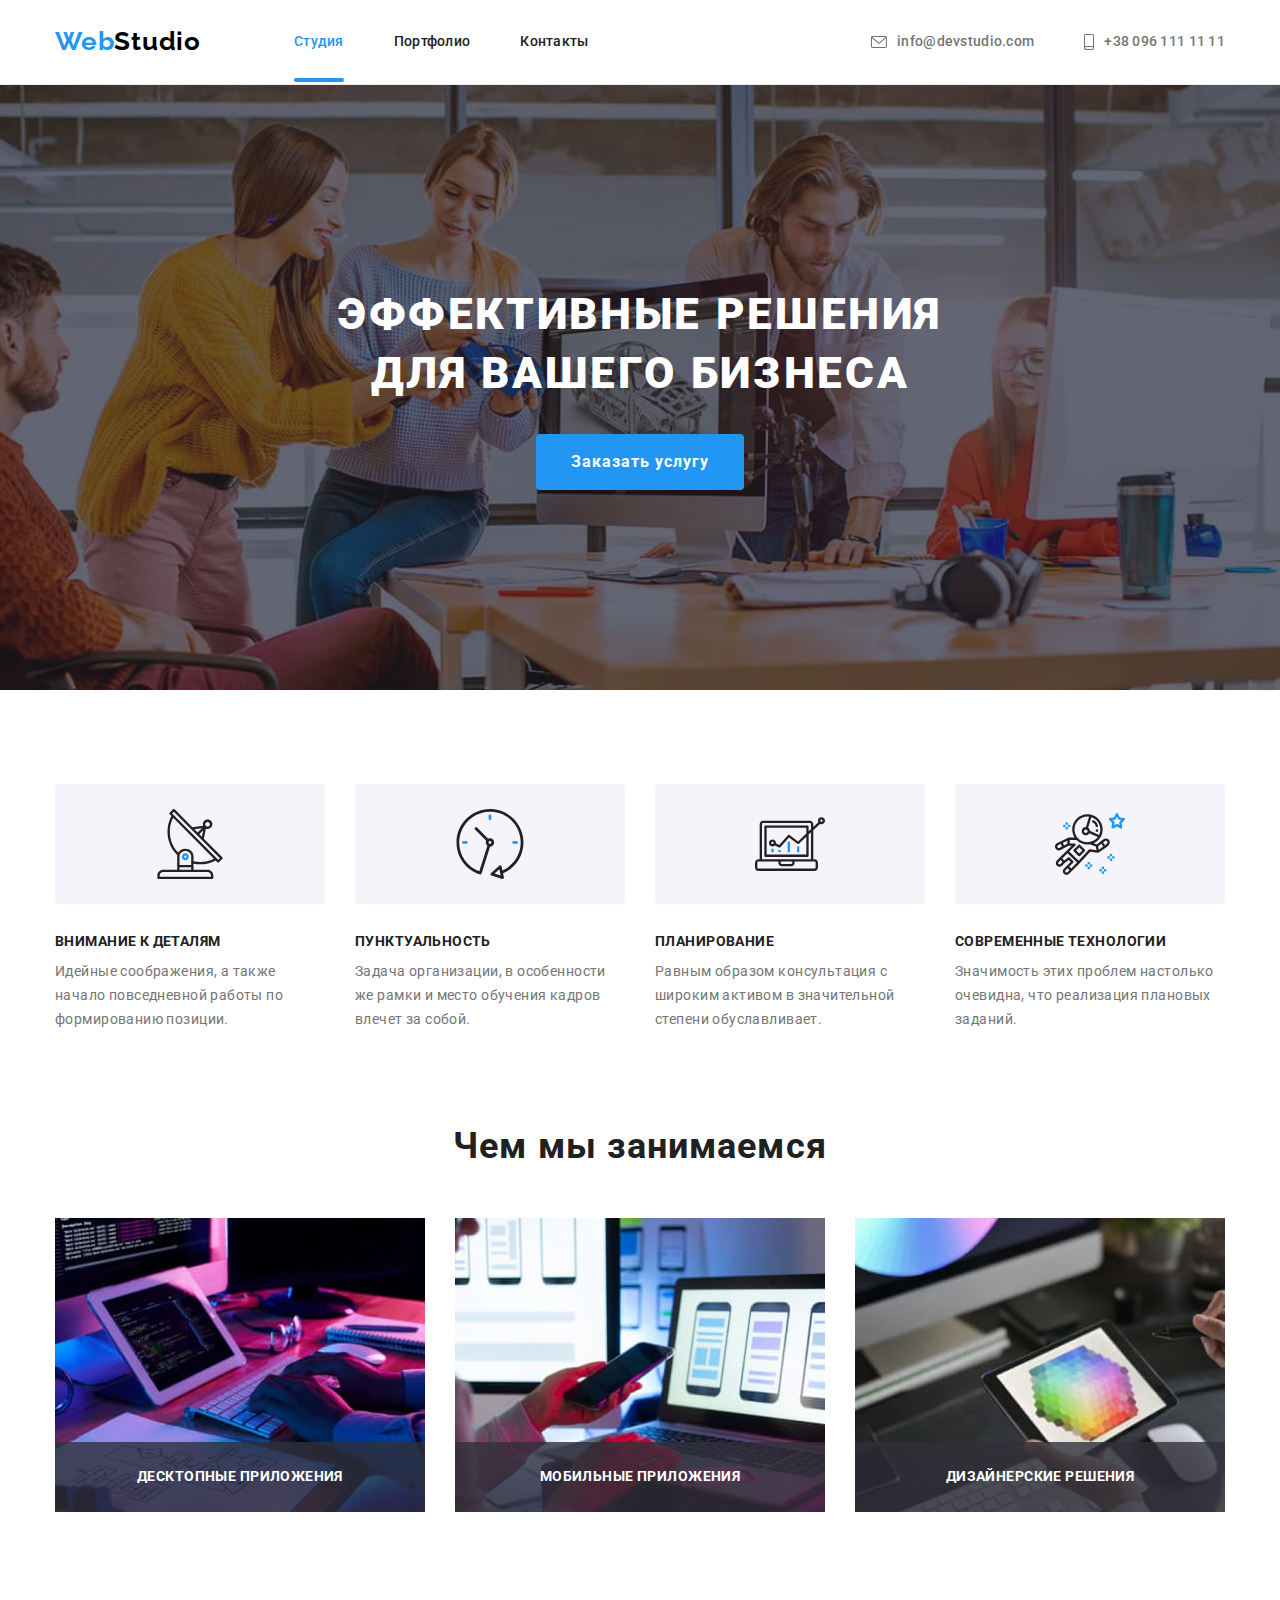
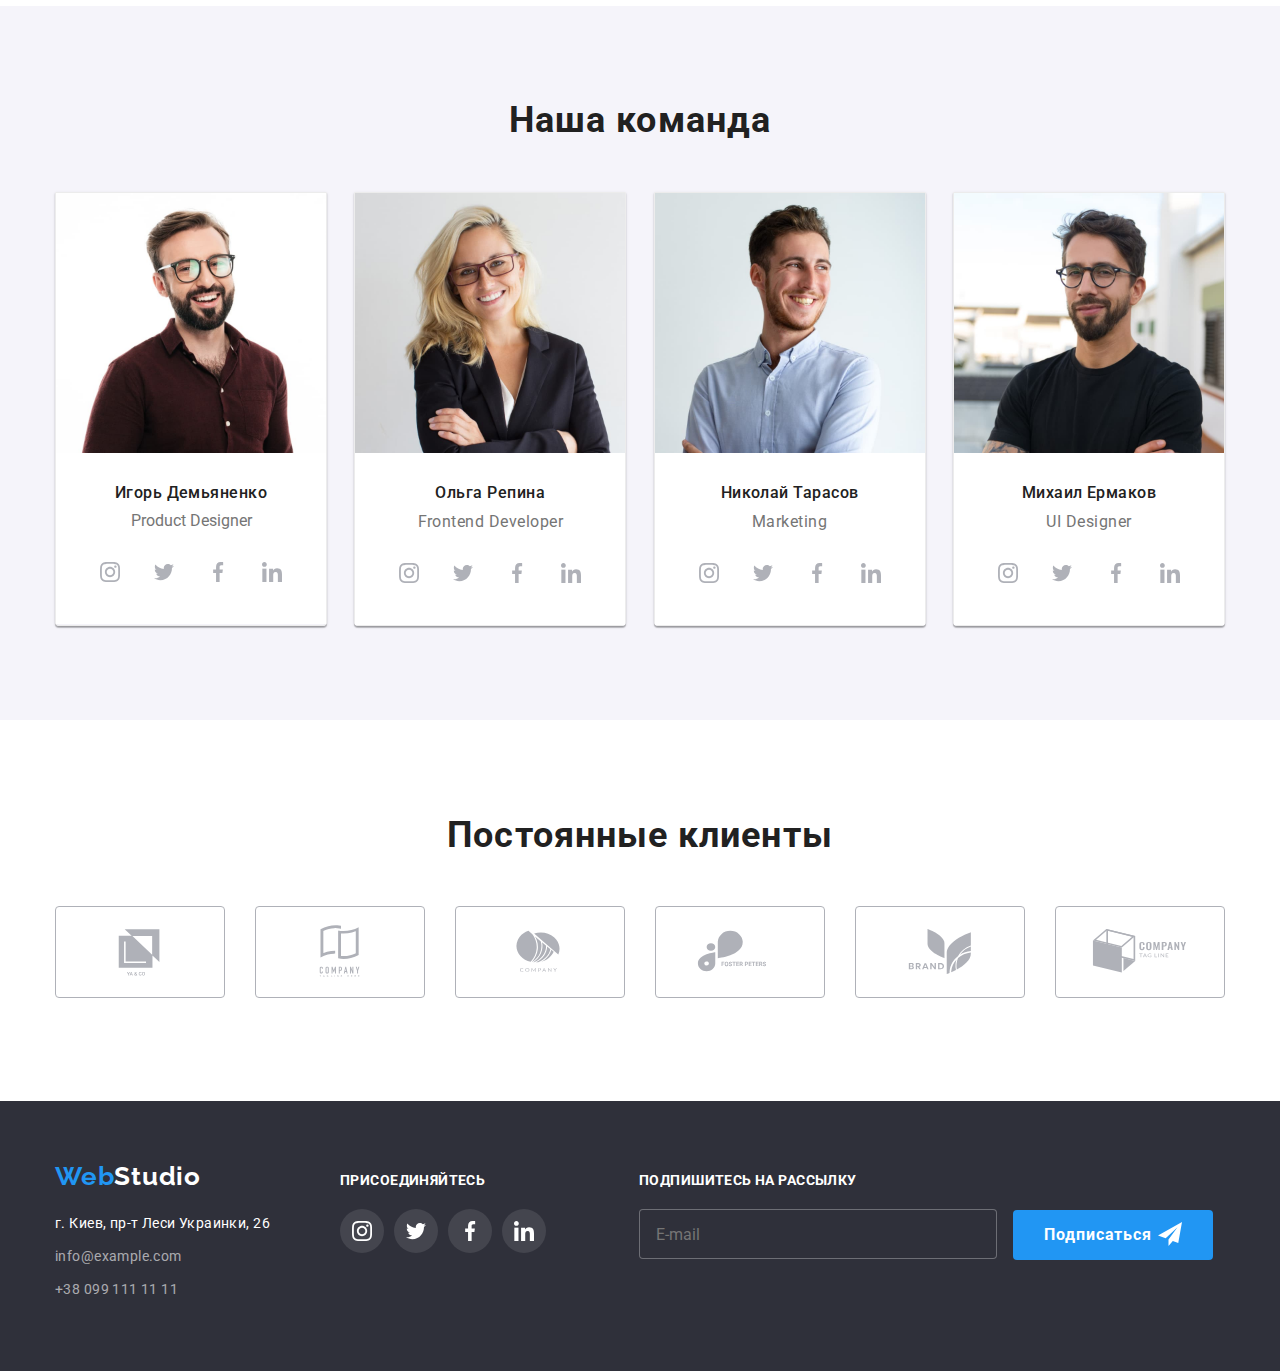
<file: index.html>
<!DOCTYPE html>
<html lang="ru">
<head>
    <meta charset="UTF-8">
    <meta http-equiv="X-UA-Compatible" content="IE=edge">
    <meta name="viewport" content="width=device-width, initial-scale=1.0">
    <title>goit-markup-hw-07</title>
    <link rel="preconnect" href="https://fonts.googleapis.com">
    <link rel="preconnect" href="https://fonts.gstatic.com" crossorigin>
    <link href="https://fonts.googleapis.com/css2?family=Raleway:wght@700&family=Roboto:wght@400;500;700;900&display=swap"
        rel="stylesheet">
    <link rel="stylesheet" href="https://cdn.jsdelivr.net/npm/modern-normalize@1.1.0/modern-normalize.min.css">
    <link rel="stylesheet" href="./css/main.min.css">
    
</head>
<body>
    <!-- HEADER -->
    <header class="page-header">
        <nav class="main-nav">
            <div class="container page-header__container">
                <a class="logo link" href="" lang="en">Web<span class="logo-second">Studio</span></a>
                <ul class="menu list">
                    <li class="menu__item">
                        <a class="menu__link link current" href="./index.html">Студия</a>
                    </li>
                    <li class="menu__item">
                        <a class="menu__link link" href="./portfolio.html">Портфолио</a>
                    </li>
                    <li class="menu__item">
                        <a class="menu__link link" href="">Контакты</a>
                    </li>
                </ul>
    
                <ul class="list contact">
                    <li>
                        <a class="link contact__link" href="mailto:info@devstudio.com">
                            <svg width="16px" height="12px" class="contact__icon"> <use href="./images/sprite.svg#icon-envelope" ></use></svg>
                            info@devstudio.com</a>
                    </li>
                    <li>
                        <a class="link contact__link-tel contact__link" href="tel:+380961111111">
                            <svg width="10px" height="16px" class="contact__icon">
                                <use href="./images/sprite.svg#icon-smartphone"></use>
                            </svg>
                            +38 096 111 11 11</a>
                    </li>
                </ul>
            </div>
        </nav>
    </header>
    <main>
        <!-- HERO -->
        <section class="hero section">
            <h1 class="hero__title" >Эффективные решения <br> для вашего бизнеса</h1>
            <button class="hero__btn" type="button" data-modal-open>Заказать услугу</button>
        </section>
        <!--Our advantages-->
        <section class="section benefits">
            <div class="container">
                <h2 hidden>Наши преимущества</h2>
                <ul class="list benefit__list">
                    <li class="benefits__item">
                        <div class="benefits__icon">
                            <svg class="benefits-icon" width="70px"  height="70px">
                                <use href="./images/sprite.svg#icon-antenna"></use>
                            </svg>
                        </div>
                        <h3 class="benefits__title">Внимание к деталям</h3>
                        <p class="benefits__text">Идейные соображения, а также начало повседневной работы по формированию позиции.</p>
                    </li>
                    <li class="benefits__item">
                        <div class="benefits__icon">
                            <svg class="benefits-icon" width="70px"  height="70px" >
                                <use href="./images/sprite.svg#icon-clock"></use>
                            </svg>
                        </div>
                        <h3 class="benefits__title">Пунктуальность</h3>
                        <p class="benefits__text">Задача организации, в особенности же рамки и место обучения кадров влечет за собой.</p>
                    </li>
                    <li class="benefits__item">
                        <div class="benefits__icon">
                            <svg class="benefits-icon" width="70px"  height="70px" >
                                <use href="./images/sprite.svg#icon-diagram"></use>
                            </svg>
                        </div>
                        <h3 class="benefits__title">Планирование</h3>
                        <p class="benefits__text">Равным образом консультация с широким активом в значительной степени обуславливает.</p>
                    </li>
                    <li class="benefits__item">
                        <div class="benefits__icon">
                            <svg class="benefits-icon" width="70px"  height="70px" >
                                <use href="./images/sprite.svg#icon-astronaut"></use>
                            </svg>
                        </div>
                        <h3 class="benefits__title">Современные технологии</h3>
                        <p class="benefits__text">Значимость этих проблем настолько очевидна, что реализация плановых заданий.</p>
                    </li>
                </ul>
            </div>
        </section>
        <!--What are we doing-->
        <section class="section work" >
            <div class="container">
                <h2 class="subtitle">Чем мы занимаемся</h2>
                <ul class="list work__img">
                    <li class="work__item">
                        <div class="work__wrapper">
                            <img src="./images/what-are-we-doing/box-1.jpg" alt="Чем мы занимаемся" width="370">
                            <p class="work__overlay">
                                Десктопные приложения
                            </p>
                        </div>
                    </li>
                    <li class="work__item">
                        <div class="work__wrapper">
                            <img src="./images/what-are-we-doing/box-2.jpg" alt="Чем мы занимаемся" width="370">
                            <p class="work__overlay">
                                Мобильные приложения
                            </p>
                        </div>
                        
                    </li>
                    <li class="work__item">
                        <div class="work__wrapper">
                            <img src="./images/what-are-we-doing/box-3.jpg" alt="Чем мы занимаемся" width="370">
                            <p class="work__overlay">
                                Дизайнерские решения
                            </p>
                        </div>
                        
                    </li>
                </ul>
            </div>
        </section>

        <!--Our team-->
        <section class="section team">
            <div class="container">
                <h2 class="subtitle">Наша команда</h2>
                <ul class="list team__list">
                    <li class="team__item">
                        <img src="./images/our-team/igor-demyanenko.jpg" alt="Product Designer" width="270">
                        <div class="team__card">
                            <h3 class="team__employee-name">Игорь Демьяненко</h3>
                            <pteam__job-title" lang="en">Product Designer</p>
                            
                           <ul class="social-list list social-list__item">
                            <li class="item-social">
                                <a href="https://www.instagram.com/" class="social-list__link">
                                    <svg class="social-list__icon" width="20" height="20" >
                                        <use href="./images/sprite.svg#icon-instagram"></use>
                                    </svg>
                                </a>
                            </li>
                            <li class="item-social">
                                <a href="https://twitter.com/?lang=uk" class="social-list__link">
                                    <svg class="social-list__icon" width="20" height="20" >
                                        <use href="./images/sprite.svg#icon-twitter"></use>
                                    </svg>
                                </a>
                            </li>
                            <li class="item-social">
                                <a href="https://uk-ua.facebook.com/" class="social-list__link">
                                    <svg class="social-list__icon" width="20" height="20" >
                                        <use href="./images/sprite.svg#icon-facebook"></use>
                                    </svg>
                                </a>
                            </li>
                            <li class="item-social">
                                <a href="https://www.linkedin.com/" class="social-list__link">
                                    <svg class="social-list__icon" width="20" height="20" >
                                        <use href="./images/sprite.svg#icon-linkedin"></use>
                                    </svg>
                                </a>
                            </li>
                           </ul>
                        </div>
                    </li>
                    <li class="team__item">
                        <img src="./images/our-team/olga-repina.jpg" alt="Frontend Developer" width="270">
                        <div class="team__card">
                            <h3 class="team__employee-name">Ольга Репина</h3>
                            <p class="team__job-title" lang="en">Frontend Developer</p>
                            <ul class="social-list list social-list__item">
                                <li class="item-social">
                                    <a href="https://www.instagram.com/" class="social-list__link">
                                        <svg class="social-list__icon" width="20" height="20">
                                            <use href="./images/sprite.svg#icon-instagram"></use>
                                        </svg>
                                    </a>
                                </li>
                                <li class="item-social">
                                    <a href="https://twitter.com/?lang=uk" class="social-list__link">
                                        <svg class="social-list__icon" width="20" height="20">
                                            <use href="./images/sprite.svg#icon-twitter"></use>
                                        </svg>
                                    </a>
                                </li>
                                <li class="item-social">
                                    <a href="https://uk-ua.facebook.com/" class="social-list__link">
                                        <svg class="social-list__icon" width="20" height="20">
                                            <use href="./images/sprite.svg#icon-facebook"></use>
                                        </svg>
                                    </a>
                                </li>
                                <li class="item-social">
                                    <a href="https://www.linkedin.com/" class="social-list__link">
                                        <svg class="social-list__icon" width="20" height="20">
                                            <use href="./images/sprite.svg#icon-linkedin"></use>
                                        </svg>
                                    </a>
                                </li>
                            </ul>
                        </div>
                    </li>
                    <li class="team__item">
                        <img src="./images/our-team/nikolai-tarasov.jpg" alt="Marketing" width="270">
                        <div class="team__card">
                            <h3 class="team__employee-name">Николай Тарасов</h3>
                            <p class="team__job-title" lang="en">Marketing</p>
                            <ul class="social-list list social-list__item">
                                <li class="item-social">
                                    <a href="https://www.instagram.com/" class="social-list__link">
                                        <svg class="social-list__icon" width="20" height="20">
                                            <use href="./images/sprite.svg#icon-instagram"></use>
                                        </svg>
                                    </a>
                                </li>
                                <li class="item-social">
                                    <a href="https://twitter.com/?lang=uk" class="social-list__link">
                                        <svg class="social-list__icon" width="20" height="20">
                                            <use href="./images/sprite.svg#icon-twitter"></use>
                                        </svg>
                                    </a>
                                </li>
                                <li class="item-social">
                                    <a href="https://uk-ua.facebook.com/" class="social-list__link">
                                        <svg class="social-list__icon" width="20" height="20">
                                            <use href="./images/sprite.svg#icon-facebook"></use>
                                        </svg>
                                    </a>
                                </li>
                                <li class="item-social">
                                    <a href="https://www.linkedin.com/" class="social-list__link">
                                        <svg class="social-list__icon" width="20" height="20">
                                            <use href="./images/sprite.svg#icon-linkedin"></use>
                                        </svg>
                                    </a>
                                </li>
                            </ul>
                        </div>
                    </li>
                    <li class="team__item">
                        <img src="./images/our-team/mikhail-ermakov.jpg" alt="UI Designer" width="270">
                        <div class="team__card">
                            <h3 class="team__employee-name">Михаил Ермаков</h3>
                            <p class="team__job-title" lang="en">UI Designer</p>
                            <ul class="social-list list social-list__item">
                                <li class="item-social">
                                    <a href="https://www.instagram.com/" class="social-list__link">
                                        <svg class="social-list__icon" width="20" height="20">
                                            <use href="./images/sprite.svg#icon-instagram"></use>
                                        </svg>
                                    </a>
                                </li>
                                <li class="item-social">
                                    <a href="https://twitter.com/?lang=uk" class="social-list__link">
                                        <svg class="social-list__icon" width="20" height="20">
                                            <use href="./images/sprite.svg#icon-twitter"></use>
                                        </svg>
                                    </a>
                                </li>
                                <li class="item-social">
                                    <a href="https://uk-ua.facebook.com/" class="social-list__link">
                                        <svg class="social-list__icon" width="20" height="20">
                                            <use href="./images/sprite.svg#icon-facebook"></use>
                                        </svg>
                                    </a>
                                </li>
                                <li class="item-social">
                                    <a href="https://www.linkedin.com/" class="social-list__link">
                                        <svg class="social-list__icon" width="20" height="20">
                                            <use href="./images/sprite.svg#icon-linkedin"></use>
                                        </svg>
                                    </a>
                                </li>
                            </ul>
                        </div>
                    </li>
                </ul>
            </div>
        </section>
        <section class="section customers">
            <div>
                <h2 class="customers__title">Постоянные клиенты</h2>
                <ul class="list customers__list">
                    <li class="customers__item">
                        <a href="http://" class="customers__link">
                            <svg class="customers-icon" width="106px" height="60px">
                                <use href="./images/sprite.svg#icon-client-1"></use>
                            </svg>
                        </a>
                        
                    </li>
                    <li class="customers__item">
                        <a href="http://" class="customers__link">
                            <svg class="customers-icon" width="106px" height="60px">
                                <use href="./images/sprite.svg#icon-client-2"></use>
                            </svg>
                        </a>
                        
                    </li>
                    <li class="customers__item">
                        <a href="http://" class="customers__link">
                            <svg class="customers-icon" width="106px" height="60px">
                                <use href="./images/sprite.svg#icon-client-3"></use>
                            </svg>
                        </a>
                        
                    </li>
                    <li class="customers__item">
                        <a href="http://" class="customers__link">
                            <svg class="customers-icon" width="106px" height="60px">
                                <use href="./images/sprite.svg#icon-client-4"></use>
                            </svg>
                        </a>
                        
                    </li>
                    <li class="customers__item">
                        <a href="http://" class="customers__link">
                        <svg class="customers-icon" width="106px" height="60px">
                            <use href="./images/sprite.svg#icon-client-5"></use>
                        </svg>
                        </a>
                        
                    </li>
                    <li class="customers__item">
                        <a href="http://" class="customers__link">
                            <svg class="customers-icon" width="106px" height="60px">
                                <use href="./images/sprite.svg#icon-client-6"></use>
                            </svg>
                        </a>
                        
                    </li>
                </ul>


            </div>
        </section>
    </main>
    <!-- FOOTER -->
    <footer class="footer-container">
        <div class="container footer">
            <div>
                <div class="footer__address">
                    <a class="logo link" href="" lang="en">Web<span class="logo-second logo-second--color">Studio</span></a>
                </div>
                <address>
                    <ul class="list address-list">
                        <li>
                            <a class="footer__address-link link" href="https://goo.gl/maps/vD46rgRYoQ4FNNTK7" target="_blank"
                                rel="noopener noreferrer">г. Киев, пр-т Леси Украинки, 26
                            </a>
                        </li>
                        <li>
                            <a class="footer__contact link" href="mailto:info@example.com">info@example.com</a>
                        </li>
                        <li>
                            <a class="footer__contact link" href="tel:+380991111111">+38 099 111 11 11</a>
                        </li>
                    </ul>
                </address>
            </div>
            <div class="footer__join-in">
                <strong class="fotter__join-in-title">присоединяйтесь</strong>
                <ul class="social-list list social-list__item">
                    <li class="item-social">
                        <a href="https://www.instagram.com/" class="social-list__link-footer">
                            <svg class="social-list__icon-footer" width="20" height="20">
                                <use href="./images/sprite.svg#icon-instagram"></use>
                            </svg>
                        </a>
                    </li>
                    <li class="item-social">
                        <a href="https://twitter.com/?lang=uk" class="social-list__link-footer">
                            <svg class="social-list__icon-footer" width="20" height="20">
                                <use href="./images/sprite.svg#icon-twitter"></use>
                            </svg>
                        </a>
                    </li>
                    <li class="item-social">
                        <a href="https://uk-ua.facebook.com/" class="social-list__link-footer">
                            <svg class="social-list__icon-footer" width="20" height="20">
                                <use href="./images/sprite.svg#icon-facebook"></use>
                            </svg>
                        </a>
                    </li>
                    <li class="item-social">
                        <a href="https://www.linkedin.com/" class="social-list__link-footer">
                            <svg class="social-list__icon-footer" width="20" height="20">
                                <use href="./images/sprite.svg#icon-linkedin"></use>
                            </svg>
                        </a>
                    </li>
                </ul>
            </div>
            <div class="fotter__form">
                <strong class="footer__subscribe">Подпишитесь на рассылку</strong>
                <form class="footer__subscribe-form">
                    <input type="email" name="email" class="fotter__subscribe-form-input" placeholder="E-mail">
                    <label class="footer__subscribe-form-label"
                    ></label>
                    <span class="button-send">
                        <button type="button" class="fotter__button-subscribe">Подписаться
                        </button>
                       
                    </span>
                </form>
            </div>
        </div>

        
    </footer>
    <div class="backdrop is-hidden" data-modal>
        <div class="modal">
            <button type="button" class="modal__close-btn" data-modal-close>
                <svg class="modal__close-icon" width="18px" height="18px">
                    <use href="./images/sprite.svg#icon-close-black"> </use>
                </svg>
            </button>
            <p class="feedback">Оставьте свои данные, мы вам перезвоним</p>
            <form class="modal-form">
                <label class="modal-form__field">
                    <span class="modal-form__input-desc">Имя</span>
                    <span class="modal-form__input-wrapper">
                        <input type="text" class="modal-form__input" name="user_name" required pattern="[a-zA-Zа-яА-Я]+" minlength="2">
                        <svg class="modal-form__input-icon">
                            <use href="./images/sprite.svg#icon-person-black"></use>
                        </svg>
                    </span>
                    
                </label>
                <label class="modal-form__field">
                    <span class="modal-form__input-desc">Телефон</span>
                    <span class="modal-form__input-wrapper">
                        <input type="tel" class="modal-form__input" name="user_phone" required pattern="[0-9]{3}-[0-9]{3}-[0-9]{2}-[0-9]{2}"
                            title="xxx-xxx-xx-xx">
                        <svg class="modal-form__input-icon">
                            <use href="./images/sprite.svg#icon-phone-black"></use>
                        </svg>
                    </span>
                    
                </label>
                <label class="modal-form__field">
                    <span class="modal-form__input-desc">Почта</span>
                    <span class="modal-form__input-wrapper">
                        <input type="email" class="modal-form__input" name="user_email" required>
                        <svg class="modal-form__input-icon">
                            <use href="./images/sprite.svg#icon-email-black"></use>
                        </svg>
                    </span>
                    
                </label>
                <label class="modal-form__field">
                    <span class="modal-form__input-desc">Комментарий</span>
                    <textarea name="user_message" class="modal-form__message" 
                    placeholder="Введите текст"
                    ></textarea>
                </label>
                <input type="checkbox" class="modal-form__check visually-hidden"
                id="user-policy" name="user_policy" required>
                <label for="user-policy" class="modal-form__check-desc">
                    Соглашаюсь с рассылкой и принимаю &nbsp;<a href="" class="modal-form__check-desc-link">Условия договора</a>
                </label>
                
                <button type="submit" class="modal-form__submit">Отправить</button>
            </form>
        </div>
    </div>
<script src="./js/modal.js"></script>
</body>
</html>
</file>
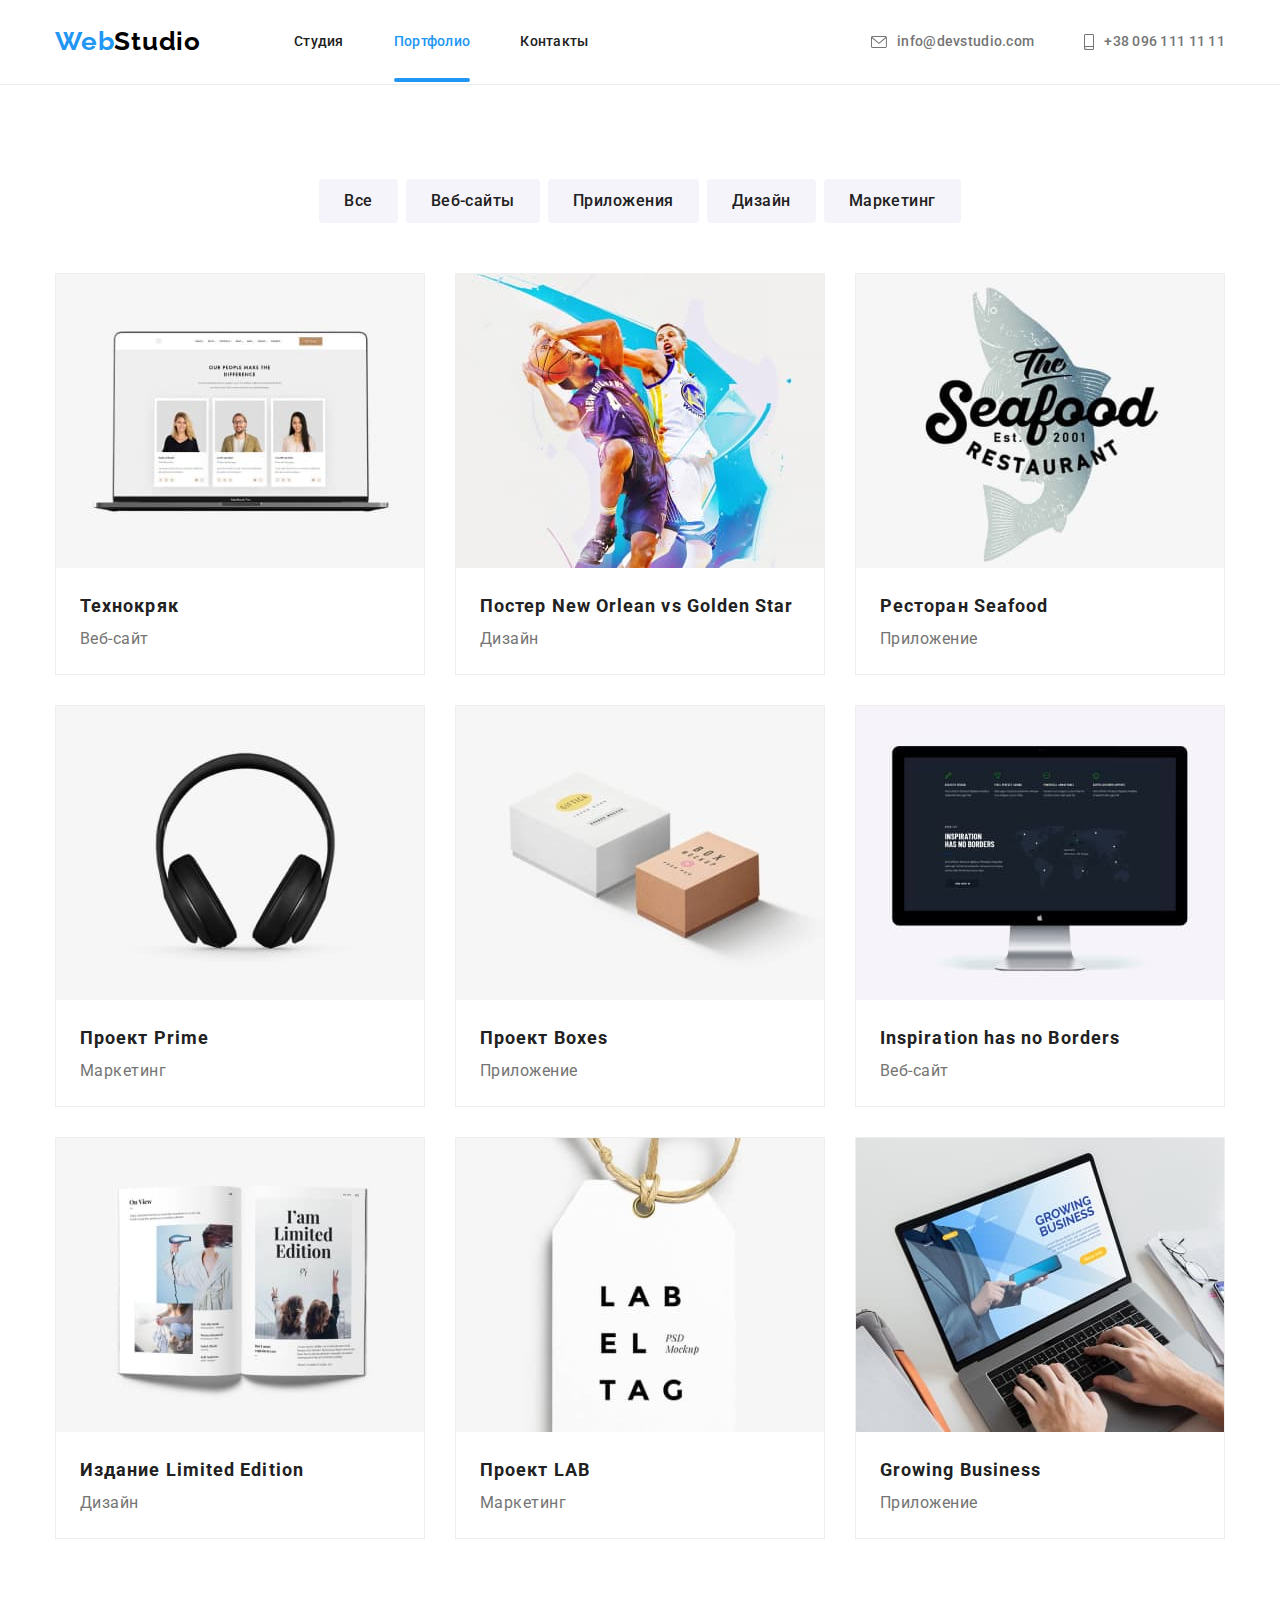
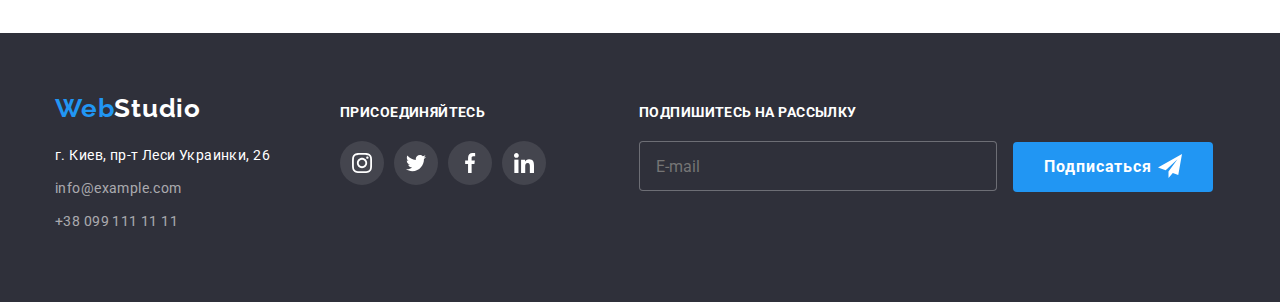
<file: portfolio.html>
<!DOCTYPE html>
<html lang="ru">
<head>
    <meta charset="UTF-8">
    <meta http-equiv="X-UA-Compatible" content="IE=edge">
    <meta name="viewport" content="width=device-width, initial-scale=1.0">
    <title>goit-markup-hw-07</title>
    <link rel="preconnect" href="https://fonts.googleapis.com">
    <link rel="preconnect" href="https://fonts.gstatic.com" crossorigin>
    <link href="https://fonts.googleapis.com/css2?family=Raleway:wght@700&family=Roboto:wght@400;500;700;900&display=swap"
        rel="stylesheet">
    <link rel="stylesheet" href="https://cdn.jsdelivr.net/npm/modern-normalize@1.1.0/modern-normalize.min.css">
    <link rel="stylesheet" href="./css/portfolio.min.css">
   
</head>
<body>
    <!-- HEADER -->
    <header class="page-header">
        <nav class="main-nav">
            <div class="container page-header__container">
                <a class="logo link" href="" lang="en">Web<span class="logo-second">Studio</span></a>
                <ul class="menu list">
                    <li class="menu__item">
                        <a class="menu__link link" href="./index.html">Студия</a>
                    </li>
                    <li class="menu__item">
                        <a class="menu__link link current" href="./portfolio.html">Портфолио</a>
                    </li>
                    <li class="menu__item">
                        <a class="menu__link link" href="">Контакты</a>
                    </li>
                </ul>
    
                <ul class="list contact">
                    <li>
                        <a class="link contact__link" href="mailto:info@devstudio.com">
                            <svg width="16px" height="12px" class="contact__icon">
                                <use href="./images/sprite.svg#icon-envelope"></use>
                            </svg>
                            info@devstudio.com</a>
                    </li>
                    <li>
                        <a class="link contact__link-tel contact__link" href="tel:+380961111111">
                            <svg width="10px" height="16px" class="contact__icon">
                                <use href="./images/sprite.svg#icon-smartphone"></use>
                            </svg>
                            +38 096 111 11 11</a>
                    </li>
                </ul>
            </div>
        </nav>
    </header>

    <main class="main-portfolio">
    <!--Portfolio-->
    <section class="section portfolio">
        <div class="container">
            <h1 hidden>Портфолио</h1>
            
            <ul class="list button-list">
                <li class="button-list__item" ><button class="button-list__filter-btm" type="button">Все</button></li>
                <li class="button-list__item" ><button class="button-list__filter-btm" type="button">Веб-сайты</button></li>
                <li class="button-list__item" ><button class="button-list__filter-btm" type="button">Приложения</button></li>
                <li class="button-list__item" ><button class="button-list__filter-btm" type="button">Дизайн</button></li>
                <li class="button-list__item" ><button class="button-list__filter-btm" type="button">Маркетинг</button></li>
            </ul>
            
            <ul class="list portfolio__list">
                <li class="portfolio__item" >
                    <a href="" class="link portfolio__link">
                        <div class="portfolio__wrapper">
                            <img src="./images/portfolio/tekhnokryak.jpg" alt="Технокряк" width="370">
                            <p class="portfolio__overlay">
                                Ресурс предлагает комплексные предложения с разным уровнем функционала и сервисов. Все это позволит посетителю
                                получить исчерпывающие сведения о компании или частном лице.
                            </p>
                        </div>
                        
                        <div class="portfolio__card-content">
                            <h2 class="portfolio__project-title">Технокряк</h2>
                            <p class="portfolio__project">Веб-сайт</p>
                        </div>
                    </a>
                </li>
                <li class="portfolio__item" >
                    <a href="" class="link portfolio__link">
                        <div class="portfolio__wrapper">
                            <img src="./images/portfolio/poster-new-orlean.jpg" alt="Постер New Orlean vs Golden Star" width="370">
                            <p class="portfolio__overlay">
                                Ресурс предлагает комплексные предложения с разным уровнем функционала и сервисов. Все это позволит посетителю
                                получить исчерпывающие сведения о компании или частном лице.
                            </p>
                        </div>
                        
                        <div class="portfolio__card-content">
                            <h2 class="portfolio__project-title">Постер <span lang="en">New Orlean vs Golden Star</span> </h2>
                            <p class="portfolio__project">Дизайн</p>
                        </div>
                    </a>

                </li>
                <li class="portfolio__item" >
                    <a href="" class="link portfolio__link">
                        <div class="portfolio__wrapper">
                            <img src="./images/portfolio/restoran-seafood.jpg" alt="Ресторан Seafood" width="370">
                            <p class="portfolio__overlay">
                                Ресурс предлагает комплексные предложения с разным уровнем функционала и сервисов. Все это позволит посетителю
                                получить исчерпывающие сведения о компании или частном лице.
                            </p>
                        </div>
                        
                        <div class="portfolio__card-content">
                            <h2 class="portfolio__project-title">Ресторан <span lang="en">Seafood</span></h2>
                            <p class="portfolio__project">Приложение</p>
                        </div>
                    </a>
                    
                </li>
                <li class="portfolio__item" >
                    <a href="" class="link portfolio__link">
                        <div class="portfolio__wrapper">
                            <img src="./images/portfolio/proekt-prime.jpg" alt="Проект Prime" width="370">
                            <p class="portfolio__overlay">
                                Ресурс предлагает комплексные предложения с разным уровнем функционала и сервисов. Все это позволит посетителю
                                получить исчерпывающие сведения о компании или частном лице.
                            </p>
                        </div>
                        
                        <div class="portfolio__card-content">
                            <h2 class="portfolio__project-title">Проект <span lang="en">Prime</span></h2>
                            <p class="portfolio__project">Маркетинг</p>
                        </div>
                    </a>
                    
                </li>
                <li class="portfolio__item" >
                    <a href="" class="link portfolio__link">
                        <div class="portfolio__wrapper">
                            <img src="./images/portfolio/proekt-boxes.jpg" alt="Проект Boxes" width="370">
                            <p class="portfolio__overlay">
                                Ресурс предлагает комплексные предложения с разным уровнем функционала и сервисов. Все это позволит посетителю
                                получить исчерпывающие сведения о компании или частном лице.
                            </p>
                        </div>
                        
                        <div class="portfolio__card-content">
                            <h2 class="portfolio__project-title">Проект <span lang="en">Boxes</span></h2>
                            <p class="portfolio__project">Приложение</p>
                        </div>
                    </a>
                    
                </li>
                <li class="portfolio__item" >
                    <a href="" class="link portfolio__link">
                        <div class="portfolio__wrapper">
                            <img src="./images/portfolio/inspiration-has-no-borders.jpg" alt="Inspiration has no Borders" width="370">
                            <p class="portfolio__overlay">
                                Ресурс предлагает комплексные предложения с разным уровнем функционала и сервисов. Все это позволит посетителю
                                получить исчерпывающие сведения о компании или частном лице.
                            </p>
                        </div>
                        
                        <div class="portfolio__card-content">
                            <h2 class="portfolio__project-title">Inspiration has no Borders</h2>
                            <p class="portfolio__project">Веб-сайт</p>
                        </div>
                    </a>
                    
                </li>
                <li class="portfolio__item" >
                    <a href="" class="link portfolio__link">
                        <div class="portfolio__wrapper">
                            <img src="./images/portfolio/limited-edition.jpg" alt="Издание Limited Edition" width="370">
                            <p class="portfolio__overlay">
                                Ресурс предлагает комплексные предложения с разным уровнем функционала и сервисов. Все это позволит посетителю
                                получить исчерпывающие сведения о компании или частном лице.
                            </p>
                        </div>
                        
                        <div class="portfolio__card-content">
                            <h2 class="portfolio__project-title">Издание <span lang="en">Limited Edition</span></h2>
                            <p class="portfolio__project">Дизайн</p>
                        </div>
                    </a>
                    
                </li>
                <li class="portfolio__item" >
                    <a href="" class="link portfolio__link">
                        <div class="portfolio__wrapper">
                            <img src="./images/portfolio/proekt-lab.jpg" alt="Проект LAB" width="370">
                            <p class="portfolio__overlay">
                                Ресурс предлагает комплексные предложения с разным уровнем функционала и сервисов. Все это позволит посетителю
                                получить исчерпывающие сведения о компании или частном лице.
                            </p>
                        </div>
                        
                        <div class="portfolio__card-content">
                            <h2 class="portfolio__project-title">Проект <span lang="en">LAB</span></h2>
                            <p class="portfolio__project">Маркетинг</p>
                        </div>
                    </a>
                    
                </li>
                <li class="portfolio__item" >
                    <a href="" class="link portfolio__link">
                        <div class="portfolio__wrapper">
                            <img src="./images/portfolio/growing-business.jpg" alt="Growing Business" width="370" height="294">
                            <p class="portfolio__overlay">
                                Ресурс предлагает комплексные предложения с разным уровнем функционала и сервисов. Все это позволит посетителю
                                получить исчерпывающие сведения о компании или частном лице.
                            </p>
                        </div>
                        
                        <div class="portfolio__card-content">
                            <h2 class="portfolio__project-title">Growing Business</h2>
                            <p class="portfolio__project">Приложение</p>
                        </div>
                    </a>
                    
                </li>
            </ul>
        </div>

    </section>
    </main>

    <!-- FOOTER -->
    <footer class="footer-container">
        <div class="container footer">
            <div>
                <div class="footer__address">
                    <a class="logo link" href="" lang="en">Web<span class="logo-second logo-second--color">Studio</span></a>
                </div>
                <address>
                    <ul class="list address-list">
                        <li>
                            <a class="footer__address-link link" href="https://goo.gl/maps/vD46rgRYoQ4FNNTK7"
                                target="_blank" rel="noopener noreferrer">г. Киев, пр-т Леси Украинки, 26
                            </a>
                        </li>
                        <li>
                            <a class="footer__contact link" href="mailto:info@example.com">info@example.com</a>
                        </li>
                        <li>
                            <a class="footer__contact link" href="tel:+380991111111">+38 099 111 11 11</a>
                        </li>
                    </ul>
                </address>
            </div>
            <div class="footer__join-in">
                <strong class="fotter__join-in-title">присоединяйтесь</strong>
                <ul class="social-list list social-list__item">
                    <li class="item-social">
                        <a href="https://www.instagram.com/" class="social-list__link-footer">
                            <svg class="social-list__icon-footer" width="20" height="20">
                                <use href="./images/sprite.svg#icon-instagram"></use>
                            </svg>
                        </a>
                    </li>
                    <li class="item-social">
                        <a href="https://twitter.com/?lang=uk" class="social-list__link-footer">
                            <svg class="social-list__icon-footer" width="20" height="20">
                                <use href="./images/sprite.svg#icon-twitter"></use>
                            </svg>
                        </a>
                    </li>
                    <li class="item-social">
                        <a href="https://uk-ua.facebook.com/" class="social-list__link-footer">
                            <svg class="social-list__icon-footer" width="20" height="20">
                                <use href="./images/sprite.svg#icon-facebook"></use>
                            </svg>
                        </a>
                    </li>
                    <li class="item-social">
                        <a href="https://www.linkedin.com/" class="social-list__link-footer">
                            <svg class="social-list__icon-footer" width="20" height="20">
                                <use href="./images/sprite.svg#icon-linkedin"></use>
                            </svg>
                        </a>
                    </li>
                </ul>
            </div>
            <div class="fotter__form">
                <strong class="footer__subscribe">Подпишитесь на рассылку</strong>
                <form class="footer__subscribe-form">
                    <input type="email" name="email" class="fotter__subscribe-form-input" placeholder="E-mail">
                    <label class="footer__subscribe-form-label"></label>
                    <span class="button-send">
                        <button type="button" class="fotter__button-subscribe">Подписаться
                        </button>
    
                    </span>
                </form>
            </div>
        </div>
    
    
    </footer>
    </body>
    </html>
</file>
<file: css/main.min.css>
h1,h2,h3,h4,p{margin-top:0;margin-bottom:0}ul,ol{padding:0;margin:0}img{display:block;height:100%;height:auto}button{cursor:pointer}.list{list-style:none}.link{text-decoration:none}body{font-family:"Roboto",sans-serif;color:#757575}.customers__link,.customers__list,.social-list__link-footer,.social-list__link,.social-list,.work__overlay,.benefits__icon{display:flex;justify-content:center}.section{padding-top:94px}.team,.portfolio,.work{padding-bottom:94px}.container{width:1200px;margin-left:auto;margin-right:auto;padding-left:15px;padding-right:15px}.logo{font-family:"Raleway",sans-serif;font-weight:700;font-size:26px;line-height:1.19;letter-spacing:.03em;color:#2196f3}.logo-second{font-family:"Raleway",sans-serif;font-weight:700;font-size:26px;line-height:1.19;letter-spacing:.03em;color:#000}.logo-second--color{color:#fff}.hero{text-align:center;padding-top:200px;padding-bottom:200px;background-image:linear-gradient(rgba(47, 48, 58, 0.4), rgba(47, 48, 58, 0.4)),url("../images/hero/bg.jpg");background-color:#c4c4c4;background-size:cover;background-position:center;background-repeat:no-repeat}.hero__title{margin-top:0;margin-bottom:30px;font-family:"Roboto",sans-serif;font-weight:900;font-size:44px;line-height:1.36;text-align:center;letter-spacing:.06em;text-transform:uppercase;color:#fff}.hero__btn{font-family:"Roboto",sans-serif;font-weight:700;font-size:16px;line-height:1.88;letter-spacing:.06em;cursor:pointer;color:#fff;background-color:#2196f3;align-items:center;text-align:center;border-radius:4px;padding:10px 32px;min-width:200px;border:solid rgba(0,0,0,0);display:inline-block}.backdrop{position:fixed;left:0;top:0;z-index:100;width:100%;height:100%;background-color:rgba(0,0,0,.2);transform:scale(1);transition:transform 250ms cubic-bezier(0.4, 0, 0.2, 1),opacity 250ms cubic-bezier(0.4, 0, 0.2, 1),visibility 250ms cubic-bezier(0.4, 0, 0.2, 1)}.backdrop.is-hidden{transform:scale(0);opacity:0;pointer-events:none}.modal{width:528px;height:581px;background:#fff;box-shadow:0px 1px 3px rgba(0,0,0,.12),0px 1px 1px rgba(0,0,0,.14),0px 2px 1px rgba(0,0,0,.2);border-radius:4px;position:absolute;top:50%;left:50%;transform:translate(-50%, -50%);padding:40px}.modal__close-btn{width:30px;height:30px;background-color:rgba(0,0,0,0);border:1px solid rgba(0,0,0,.1);padding:0;border-radius:50%;display:flex;justify-content:center;align-items:center;position:absolute;top:8px;right:8px}.modal__close-btn:hover .modal__close-icon,.modal__close-btn:focus .modal__close-icon{fill:#2196f3}.modal__close-icon{fill:#000;transition:fill 250ms cubic-bezier(0.4, 0, 0.2, 1)}.feedback{font-weight:700;font-size:20px;line-height:1.15;text-align:center;letter-spacing:.03em;color:#212121;margin-bottom:12px}.modal-form{display:flex;flex-direction:column}.modal-form__input-wrapper{display:block;position:relative}.modal-form__input{border:1px solid rgba(33,33,33,.2);border-radius:4px;font-weight:400;font-size:14px;line-height:1.17;letter-spacing:.01em;border-color:rgba(33,33,33,.2);transition:border-color 250ms cubic-bezier(0.4, 0, 0.2, 1);width:100%;height:40px;padding-left:42px}.modal-form__input:focus{outline:none;border-color:#2196f3}.modal-form__input-desc{display:block;font-weight:400;font-size:12px;line-height:1.17;letter-spacing:.01em;color:#757575;display:block;margin-bottom:4px}.modal-form__field{margin-bottom:10px}.modal-form__check-desc{font-weight:400;font-size:14px;line-height:1.71;letter-spacing:.03em;color:#757575;margin-bottom:30px;display:flex;align-items:center;justify-content:center}.modal-form__input-icon{position:absolute;top:50%;left:12px;transform:translateY(-50%);width:18px;height:18px;fill:#212121;transition:fill 250ms cubic-bezier(0.4, 0, 0.2, 1)}.modal-form__input:focus+.modal-form__input-icon{fill:#2196f3}.modal-form__message{resize:none;width:100%;height:120px;border-color:1px solid rgba(33,33,33,.2);border:1px solid rgba(33,33,33,.2);border-radius:4px;padding:12px 16px;margin-bottom:10px;transition:border-color 250ms cubic-bezier(0.4, 0, 0.2, 1)}.modal-form__message::placeholder{font-weight:400;font-size:12px;line-height:1.17;letter-spacing:.01em;color:rgba(117,117,117,.5)}.modal-form__message:focus{outline:none;border-color:#2196f3}.modal-form__check-desc::before{content:"";display:inline-block;width:16px;height:15px;border:2px solid #212121;cursor:pointer;border-radius:2px;margin-right:7px}.modal-form__check:checked+.modal-form__check-desc::before{background-image:url(../images/icon/check.svg);background-position:center;background-repeat:no-repeat;background-color:#2196f3;background-size:contain;border-color:#2196f3}.visually-hidden{position:absolute;width:1px;height:1px;margin:-1px;padding:0;overflow:hidden;border:0;clip:rect(0 0 0 0)}.modal-form__submit{font-family:"Roboto",sans-serif;font-weight:700;font-size:16px;line-height:1.88;letter-spacing:.06em;cursor:pointer;color:#fff;background-color:#2196f3;border-radius:4px;min-width:200px;height:50px;border:solid rgba(0,0,0,0);margin-bottom:40px;box-shadow:0px 4px 4px rgba(0,0,0,.25);display:flex;align-items:center;text-align:center;align-self:center;justify-content:center;padding:10px 32px;min-width:200px;transition:background-color 250ms cubic-bezier(0.4, 0, 0.2, 1),box-shadow 250ms cubic-bezier(0.4, 0, 0.2, 1)}.modal-form__submit:hover,.modal-form__submit:focus{background-color:#188ce8;box-shadow:0px 4px 4px rgba(0,0,0,.15)}.modal-form__check-desc-link{color:#2196f3}.benefit__list{display:flex;flex-wrap:wrap;justify-content:space-between}.benefits__item{width:270px;margin-right:30px}.benefits__item:nth-child(4n){margin-right:0}.benefits__title{font-weight:700;font-size:14px;line-height:1.14;letter-spacing:.03em;text-transform:uppercase;color:#212121;margin-top:0;margin-bottom:10px}.benefits__icon{align-items:center;width:270px;height:120px;left:220px;top:774px;background:#f5f4fa;border-radius:4px;margin-bottom:30px}.benefits__text{font-size:14px;line-height:1.71;letter-spacing:.03em;margin-top:0;margin-bottom:0}.team{background-color:#f5f4fa}.team__list{display:flex;flex-wrap:wrap;text-align:center;justify-content:space-between}.team__item{border-radius:0px 0px 4px 4px;border:1px solid #ececec;box-shadow:0px 1px 3px rgba(0,0,0,.12),0px 1px 1px rgba(0,0,0,.14),0px 2px 1px rgba(0,0,0,.2)}.team__card{padding:30px;background:#fff}.team__employee-name{font-weight:500;font-size:16px;line-height:1.19;text-align:center;letter-spacing:.03em;color:#212121;margin-bottom:10px;margin-top:0}.team__job-title{font-size:16px;line-height:1.19;text-align:center;letter-spacing:.03em;margin-bottom:16px}.work__img{display:flex;flex-wrap:wrap}.work__item{margin-right:30px}.work__item:nth-child(3n){margin-right:0}.work__wrapper{position:relative}.work__overlay{position:absolute;bottom:0;font-weight:700;font-size:14px;line-height:1.14;text-align:center;letter-spacing:.03em;text-transform:uppercase;color:#fff;background-color:rgba(47,48,58,.8);align-items:center;width:370px;height:70px}.social-list{gap:10px}.social-list__link{width:44px;height:44px;border-radius:50%;background-color:#fff;align-items:center;transition:background-color 250ms cubic-bezier(0.4, 0, 0.2, 1)}.social-list__link:hover,.social-list__link:focus{background-color:#2196f3}.social-list__icon{fill:#afb1b8;transition:fill 250ms cubic-bezier(0.4, 0, 0.2, 1)}.social-list__link:hover .social-list__icon,.social-list__link:focus .social-list__icon{fill:#fff}.social-list__item{margin-top:20px}.social-list__icon-footer{fill:#fff}.social-list__link-footer{width:44px;height:44px;border-radius:50%;background-color:rgba(255,255,255,.1);align-items:center;transition:background-color 250ms cubic-bezier(0.4, 0, 0.2, 1)}.social-list__link-footer:hover,.social-list__link-footer:focus{background-color:#2196f3}.customers__title{font-weight:700;font-size:36px;line-height:1.17;text-align:center;letter-spacing:.03em;color:#212121;margin-bottom:50px}.customers__list{gap:30px}.customers{padding-bottom:103px}.customers__item{width:170px;height:92px}.customers__link{width:100%;height:100%;align-items:center;fill:#afb1b8;border:1px solid #afb1b8;border-radius:4px;transition:fill 250ms cubic-bezier(0.4, 0, 0.2, 1),border-color 250ms cubic-bezier(0.4, 0, 0.2, 1)}.customers__link:hover,.customers__link:focus{fill:#2196f3;border-color:#2196f3}.subtitle{font-weight:700;font-size:36px;line-height:1.16;text-align:center;letter-spacing:.03em;color:#212121;margin-top:0;margin-bottom:50px}.main-nav{border-bottom:1px solid #ececec}.page-header__container{display:flex;align-items:center}.menu{display:flex;margin-left:93px}.menu .menu__item+.menu__item{margin-left:50px}.menu__link{font-family:"Roboto",sans-serif;font-weight:500;font-size:14px;line-height:1.14;letter-spacing:.02em;color:#212121;transition:color 250ms cubic-bezier(0.4, 0, 0.2, 1);display:block;padding-top:32px;padding-bottom:32px}.menu__link:hover,.menu__link:focus{color:#2196f3}.contact{display:flex;margin-left:auto}.contact__link-tel{margin-left:50px;font-weight:500;font-size:14px;line-height:16px;letter-spacing:.02em}.contact__link{font-family:"Roboto",sans-serif;font-weight:500;font-size:14px;line-height:1.4;letter-spacing:.02em;color:#757575;transition:color 250ms cubic-bezier(0.4, 0, 0.2, 1);display:flex;padding-top:32px;padding-bottom:32px;align-items:center;justify-content:center}.contact__link:hover,.contact__link:focus{color:#2196f3}.contact__icon{display:flex;margin-right:10px;fill:#757575;transition:fill 250ms cubic-bezier(0.4, 0, 0.2, 1)}.contact__link:hover .contact__icon,.contact__link:focus .contact__icon{fill:#2196f3}.menu__item{position:relative}.menu__link.link.current::after{content:"";display:inline-block;width:100%;height:4px;background:#2196f3;border-radius:2px;position:absolute;bottom:0;left:0;margin-bottom:0}.current{color:#2196f3}.footer__address{display:inline-block;margin-bottom:20px}.footer__address-link{display:inline-block;margin-bottom:9px;font-family:"Roboto",sans-serif;font-style:normal;font-weight:400;font-size:14px;line-height:1.71;letter-spacing:.03em;color:#fff;transition:color 250ms cubic-bezier(0.4, 0, 0.2, 1)}.footer__address-link:hover,.footer__address-link:focus{color:#2196f3}.footer__contact{display:inline-block;margin-bottom:9px;font-family:"Roboto",sans-serif;font-style:normal;font-weight:400;font-size:14px;line-height:1.71;letter-spacing:.03em;color:rgba(255,255,255,.6);transition:color 250ms cubic-bezier(0.4, 0, 0.2, 1)}.footer__contact:hover,.footer__contact:focus{color:#2196f3}.footer-container{padding-top:60px;padding-bottom:60px;background-color:#2f303a}.footer{display:flex;align-items:baseline}.footer__join-in{display:block;width:206px;margin-left:70px}.fotter__join-in-title{font-style:normal;font-weight:700;font-size:14px;line-height:1.14;letter-spacing:.03em;text-transform:uppercase;color:#fff}.footer__subscribe{font-family:"Roboto";font-style:normal;font-weight:700;font-size:14px;line-height:16px;letter-spacing:.03em;text-transform:uppercase;color:#fff}.footer__subscribe-form{position:relative}.fotter__subscribe-form-input{padding-left:16px}.fotter__subscribe-form-input:focus+.footer__subscribe-form-label{color:#fff}.footer__subscribe-form-label{position:absolute;bottom:15px;left:16px}.fotter__subscribe-form-input:focus+.footer__subscribe-form-label{color:#fff}.fotter__form{margin-left:93px}.fotter__form input{margin-top:20px;width:358px;height:50px;border:1px solid rgba(255,255,255,.3);background-color:#2f303a;border-radius:4px;color:#fff;border-color:rgba(255,255,255,.3)}.fotter__button-subscribe{position:relative;border-radius:4px;margin-top:20px;margin-left:12px;min-width:200px;height:50px;border:solid rgba(0,0,0,0);display:inline-block;padding-right:36px;color:#fff;background-color:#2196f3;font-family:inherit;font-weight:700;font-size:16px;line-height:1.9;align-items:center;text-align:center;letter-spacing:.06em;cursor:pointer}.fotter__button-subscribe::after{position:absolute;right:10px;content:"";background-size:contain;display:inline-block;width:24px;height:24px;margin-top:2px;margin-right:18px;margin-left:10px;background-image:url(../images/icon/icon-send.svg)}/*# sourceMappingURL=main.min.css.map */
</file>
<file: css/portfolio.min.css>
h1,h2,h3,h4,p{margin-top:0;margin-bottom:0}ul,ol{padding:0;margin:0}img{display:block;height:100%;height:auto}button{cursor:pointer}.list{list-style:none}.link{text-decoration:none}body{font-family:"Roboto",sans-serif;color:#757575}.social-list__link-footer,.social-list__link,.social-list{display:flex;justify-content:center}.section{padding-top:94px}.team,.portfolio,.work{padding-bottom:94px}.container{width:1200px;margin-left:auto;margin-right:auto;padding-left:15px;padding-right:15px}.logo{font-family:"Raleway",sans-serif;font-weight:700;font-size:26px;line-height:1.19;letter-spacing:.03em;color:#2196f3}.logo-second{font-family:"Raleway",sans-serif;font-weight:700;font-size:26px;line-height:1.19;letter-spacing:.03em;color:#000}.logo-second--color{color:#fff}.social-list{gap:10px}.social-list__link{width:44px;height:44px;border-radius:50%;background-color:#fff;align-items:center;transition:background-color 250ms cubic-bezier(0.4, 0, 0.2, 1)}.social-list__link:hover,.social-list__link:focus{background-color:#2196f3}.social-list__icon{fill:#afb1b8;transition:fill 250ms cubic-bezier(0.4, 0, 0.2, 1)}.social-list__link:hover .social-list__icon,.social-list__link:focus .social-list__icon{fill:#fff}.social-list__item{margin-top:20px}.social-list__icon-footer{fill:#fff}.social-list__link-footer{width:44px;height:44px;border-radius:50%;background-color:rgba(255,255,255,.1);align-items:center;transition:background-color 250ms cubic-bezier(0.4, 0, 0.2, 1)}.social-list__link-footer:hover,.social-list__link-footer:focus{background-color:#2196f3}.button-list{display:flex;justify-content:center;margin-bottom:50px}.button-list__item:not(:last-child){margin-right:8px}.button-list__filter-btm{font-family:"Roboto",sans-serif;font-weight:500;font-size:16px;line-height:1.62;text-align:center;letter-spacing:.03em;cursor:pointer;color:#212121;background-color:#f5f4fa;border-radius:4px;padding:6px 22px;display:inline-block;border:solid rgba(0,0,0,0);transition:color 250ms cubic-bezier(0.4, 0, 0.2, 1),background-color 250ms cubic-bezier(0.4, 0, 0.2, 1),box-shadow 250ms cubic-bezier(0.4, 0, 0.2, 1)}.button-list__filter-btm:hover,.button-list__filter-btm:focus{color:#fff;background-color:#2196f3;box-shadow:0px 3px 1px rgba(0,0,0,.1),0px 1px 2px rgba(0,0,0,.08),0px 2px 2px rgba(0,0,0,.12)}.main-portfolio{text-decoration:none}.portfolio__list{display:inline-block;display:flex;flex-wrap:wrap}.portfolio__item{width:calc((100% - 60px)/3);margin-right:30px;margin-bottom:30px;flex-wrap:wrap;background:#fff;border:1px solid #eee;transition:box-shadow 250ms cubic-bezier(0.4, 0, 0.2, 1)}.portfolio__item:nth-child(3n){margin-right:0}.portfolio__item:nth-last-child(-n+3){margin-bottom:0}.portfolio__item:hover,.portfolio__item:focus{box-shadow:0px 1px 1px rgba(0,0,0,.12),0px 4px 4px rgba(0,0,0,.06),1px 4px 6px rgba(0,0,0,.16)}.portfolio__card-content{padding:20px 24px}.portfolio__link{display:block}.portfolio__wrapper{position:relative;overflow:hidden}.portfolio__overlay{position:absolute;left:0;top:0;width:100%;height:100%;overflow:auto;transform:translate(0, 101%);transition:transform 250ms cubic-bezier(0.4, 0, 0.2, 1);padding-bottom:63px;padding-right:24px;padding-top:63px;padding-left:24px;font-weight:400;font-size:18px;line-height:1.56;letter-spacing:.03em;color:#fff;background-color:rgba(33,150,243,.9)}.portfolio__item:hover .portfolio__overlay,.portfolio__item:focus .portfolio__overlay{transform:translate(0, 0)}.portfolio__project-title{font-weight:700;font-size:18px;line-height:2;letter-spacing:.06em;color:#212121}.portfolio__project{font-size:16px;line-height:1.88;letter-spacing:.03em;color:#757575}.main-nav{border-bottom:1px solid #ececec}.page-header__container{display:flex;align-items:center}.menu{display:flex;margin-left:93px}.menu .menu__item+.menu__item{margin-left:50px}.menu__link{font-family:"Roboto",sans-serif;font-weight:500;font-size:14px;line-height:1.14;letter-spacing:.02em;color:#212121;transition:color 250ms cubic-bezier(0.4, 0, 0.2, 1);display:block;padding-top:32px;padding-bottom:32px}.menu__link:hover,.menu__link:focus{color:#2196f3}.contact{display:flex;margin-left:auto}.contact__link-tel{margin-left:50px;font-weight:500;font-size:14px;line-height:16px;letter-spacing:.02em}.contact__link{font-family:"Roboto",sans-serif;font-weight:500;font-size:14px;line-height:1.4;letter-spacing:.02em;color:#757575;transition:color 250ms cubic-bezier(0.4, 0, 0.2, 1);display:flex;padding-top:32px;padding-bottom:32px;align-items:center;justify-content:center}.contact__link:hover,.contact__link:focus{color:#2196f3}.contact__icon{display:flex;margin-right:10px;fill:#757575;transition:fill 250ms cubic-bezier(0.4, 0, 0.2, 1)}.contact__link:hover .contact__icon,.contact__link:focus .contact__icon{fill:#2196f3}.menu__item{position:relative}.menu__link.link.current::after{content:"";display:inline-block;width:100%;height:4px;background:#2196f3;border-radius:2px;position:absolute;bottom:0;left:0;margin-bottom:0}.current{color:#2196f3}.footer__address{display:inline-block;margin-bottom:20px}.footer__address-link{display:inline-block;margin-bottom:9px;font-family:"Roboto",sans-serif;font-style:normal;font-weight:400;font-size:14px;line-height:1.71;letter-spacing:.03em;color:#fff;transition:color 250ms cubic-bezier(0.4, 0, 0.2, 1)}.footer__address-link:hover,.footer__address-link:focus{color:#2196f3}.footer__contact{display:inline-block;margin-bottom:9px;font-family:"Roboto",sans-serif;font-style:normal;font-weight:400;font-size:14px;line-height:1.71;letter-spacing:.03em;color:rgba(255,255,255,.6);transition:color 250ms cubic-bezier(0.4, 0, 0.2, 1)}.footer__contact:hover,.footer__contact:focus{color:#2196f3}.footer-container{padding-top:60px;padding-bottom:60px;background-color:#2f303a}.footer{display:flex;align-items:baseline}.footer__join-in{display:block;width:206px;margin-left:70px}.fotter__join-in-title{font-style:normal;font-weight:700;font-size:14px;line-height:1.14;letter-spacing:.03em;text-transform:uppercase;color:#fff}.footer__subscribe{font-family:"Roboto";font-style:normal;font-weight:700;font-size:14px;line-height:16px;letter-spacing:.03em;text-transform:uppercase;color:#fff}.footer__subscribe-form{position:relative}.fotter__subscribe-form-input{padding-left:16px}.fotter__subscribe-form-input:focus+.footer__subscribe-form-label{color:#fff}.footer__subscribe-form-label{position:absolute;bottom:15px;left:16px}.fotter__subscribe-form-input:focus+.footer__subscribe-form-label{color:#fff}.fotter__form{margin-left:93px}.fotter__form input{margin-top:20px;width:358px;height:50px;border:1px solid rgba(255,255,255,.3);background-color:#2f303a;border-radius:4px;color:#fff;border-color:rgba(255,255,255,.3)}.fotter__button-subscribe{position:relative;border-radius:4px;margin-top:20px;margin-left:12px;min-width:200px;height:50px;border:solid rgba(0,0,0,0);display:inline-block;padding-right:36px;color:#fff;background-color:#2196f3;font-family:inherit;font-weight:700;font-size:16px;line-height:1.9;align-items:center;text-align:center;letter-spacing:.06em;cursor:pointer}.fotter__button-subscribe::after{position:absolute;right:10px;content:"";background-size:contain;display:inline-block;width:24px;height:24px;margin-top:2px;margin-right:18px;margin-left:10px;background-image:url(../images/icon/icon-send.svg)}/*# sourceMappingURL=portfolio.min.css.map */
</file>
